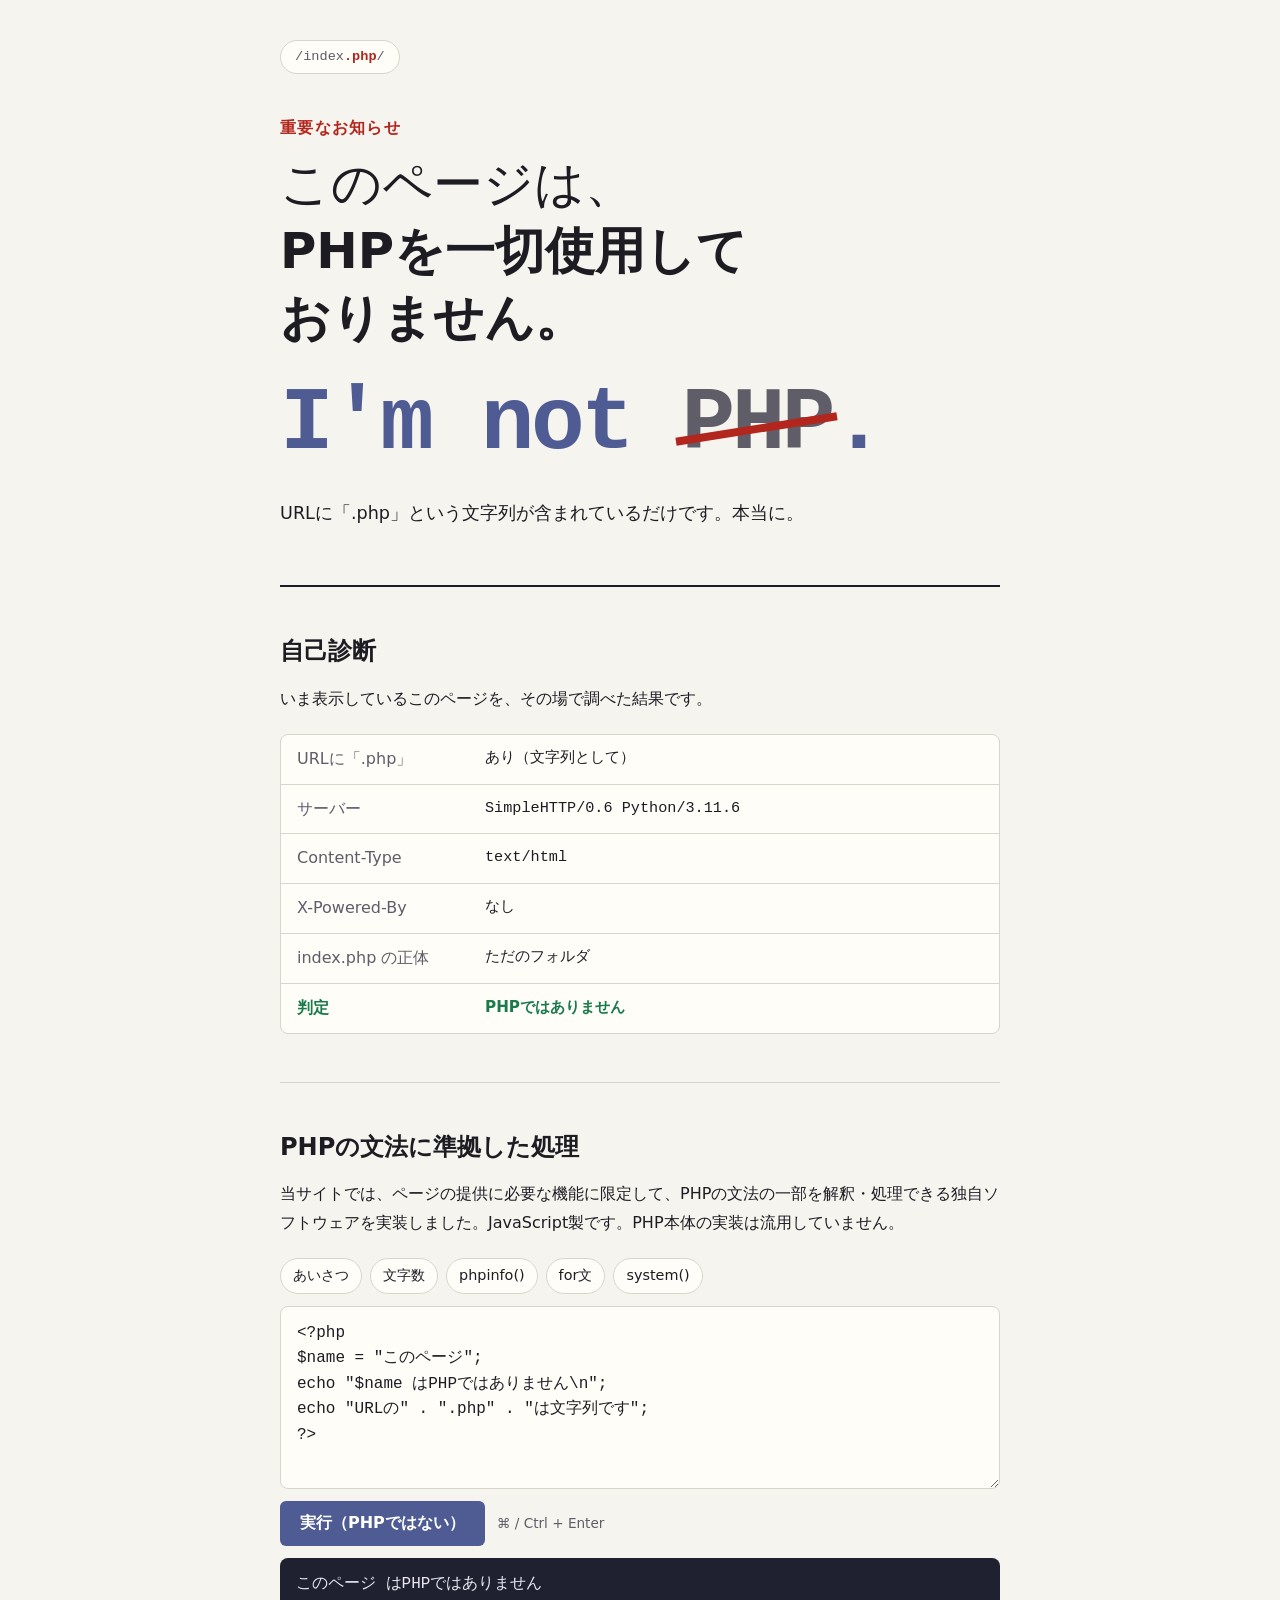
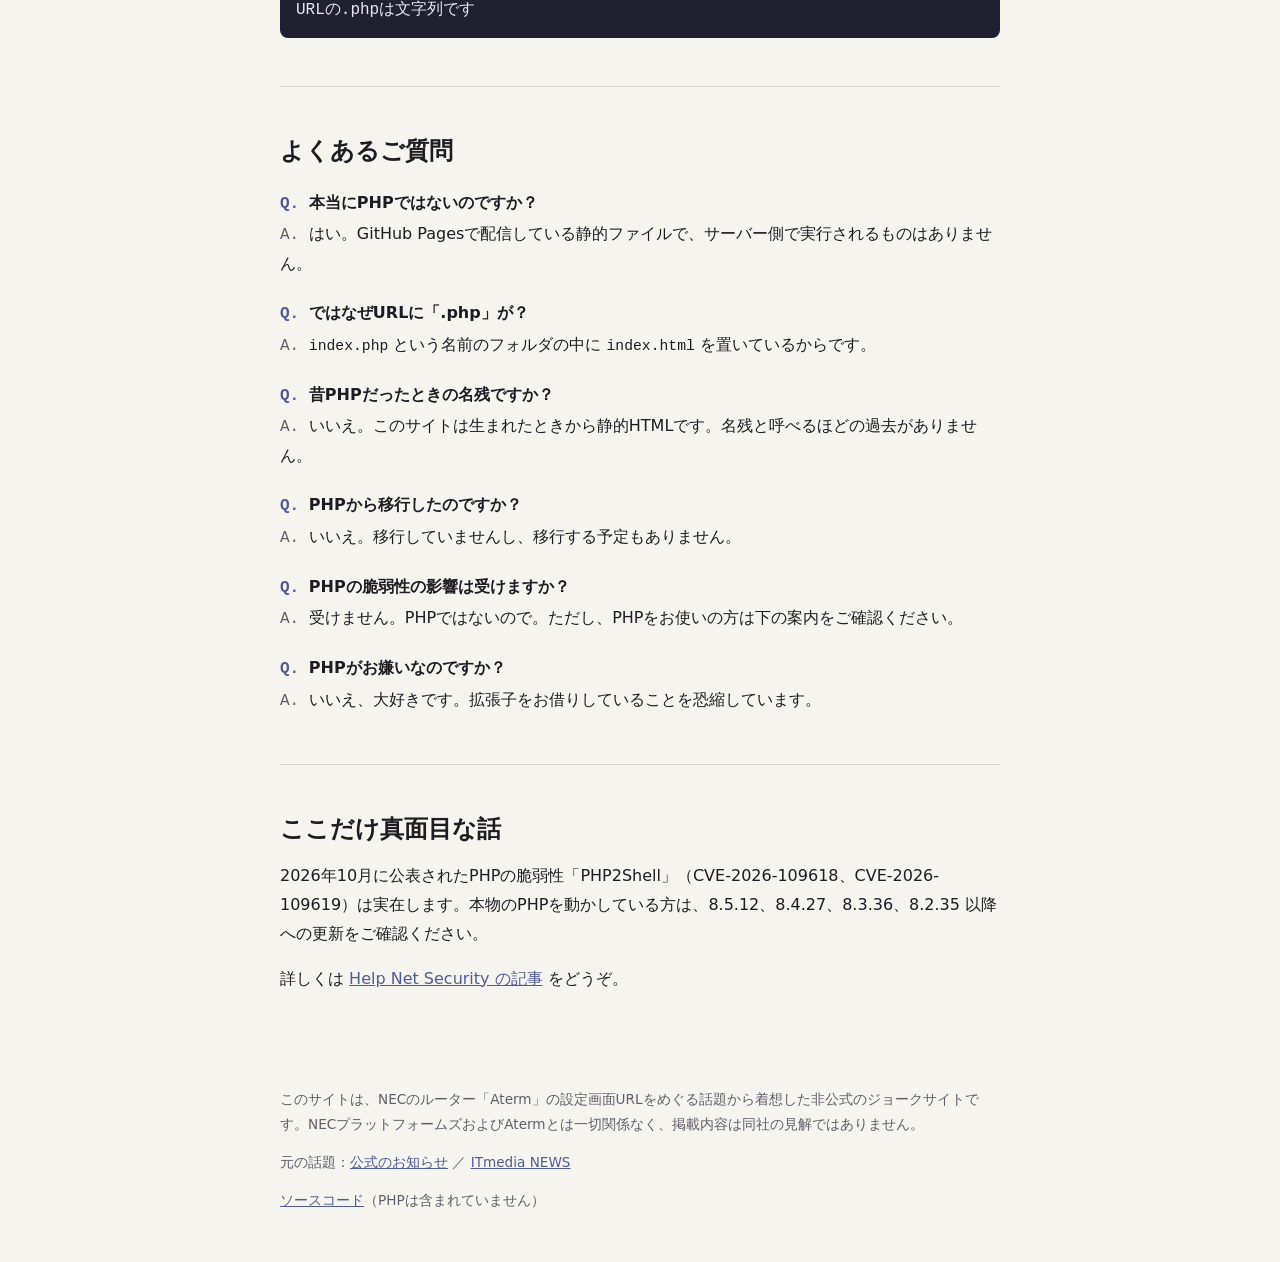
<file: index.html>
<!doctype html>
<html lang="ja">
<head>
<meta charset="utf-8">
<meta name="viewport" content="width=device-width, initial-scale=1">
<title>I'm not PHP.</title>
<meta name="robots" content="noindex">
<link rel="canonical" href="https://blog.seiichirou.jp/imnotphp/index.php/">
<meta http-equiv="refresh" content="0; url=index.php/">
<script>location.replace('index.php/' + location.search + location.hash);</script>
</head>
<body>
<p><a href="index.php/">index.php へ移動します（PHPではありません）</a></p>
</body>
</html>
</file>
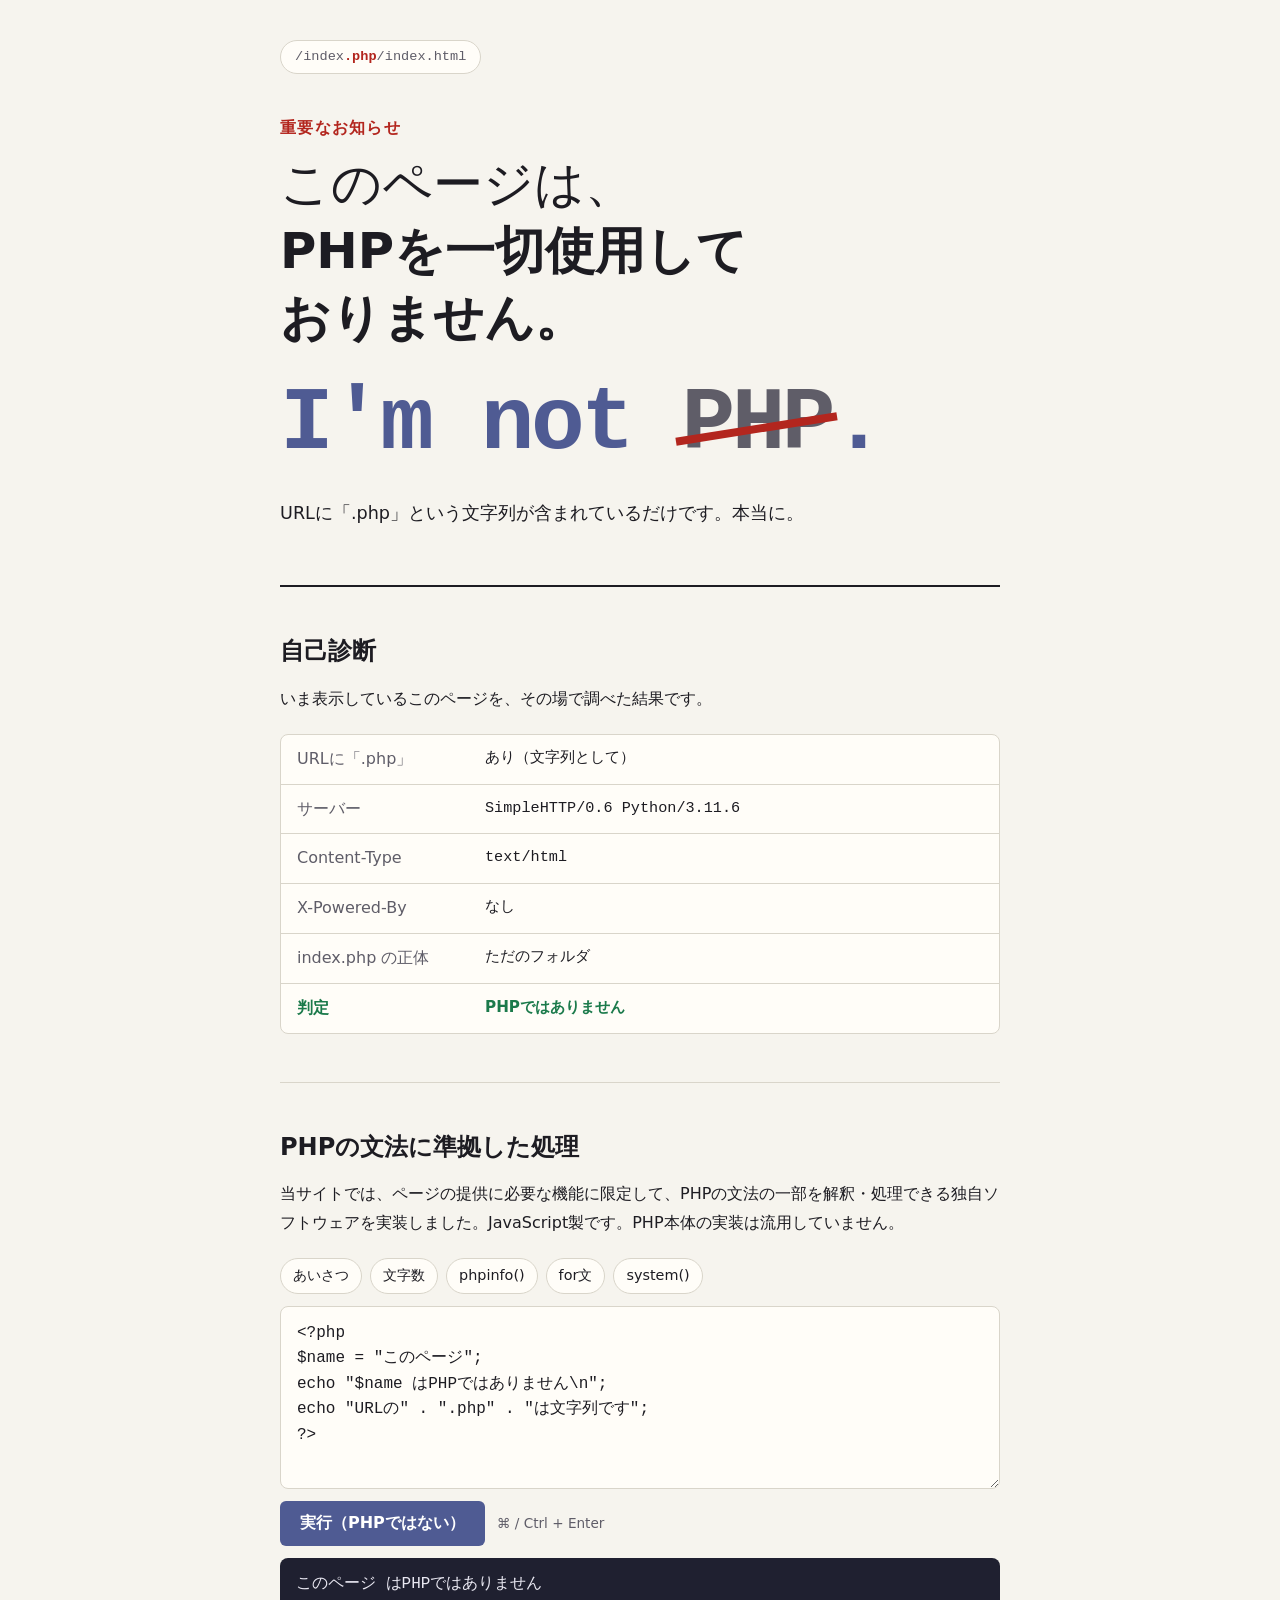
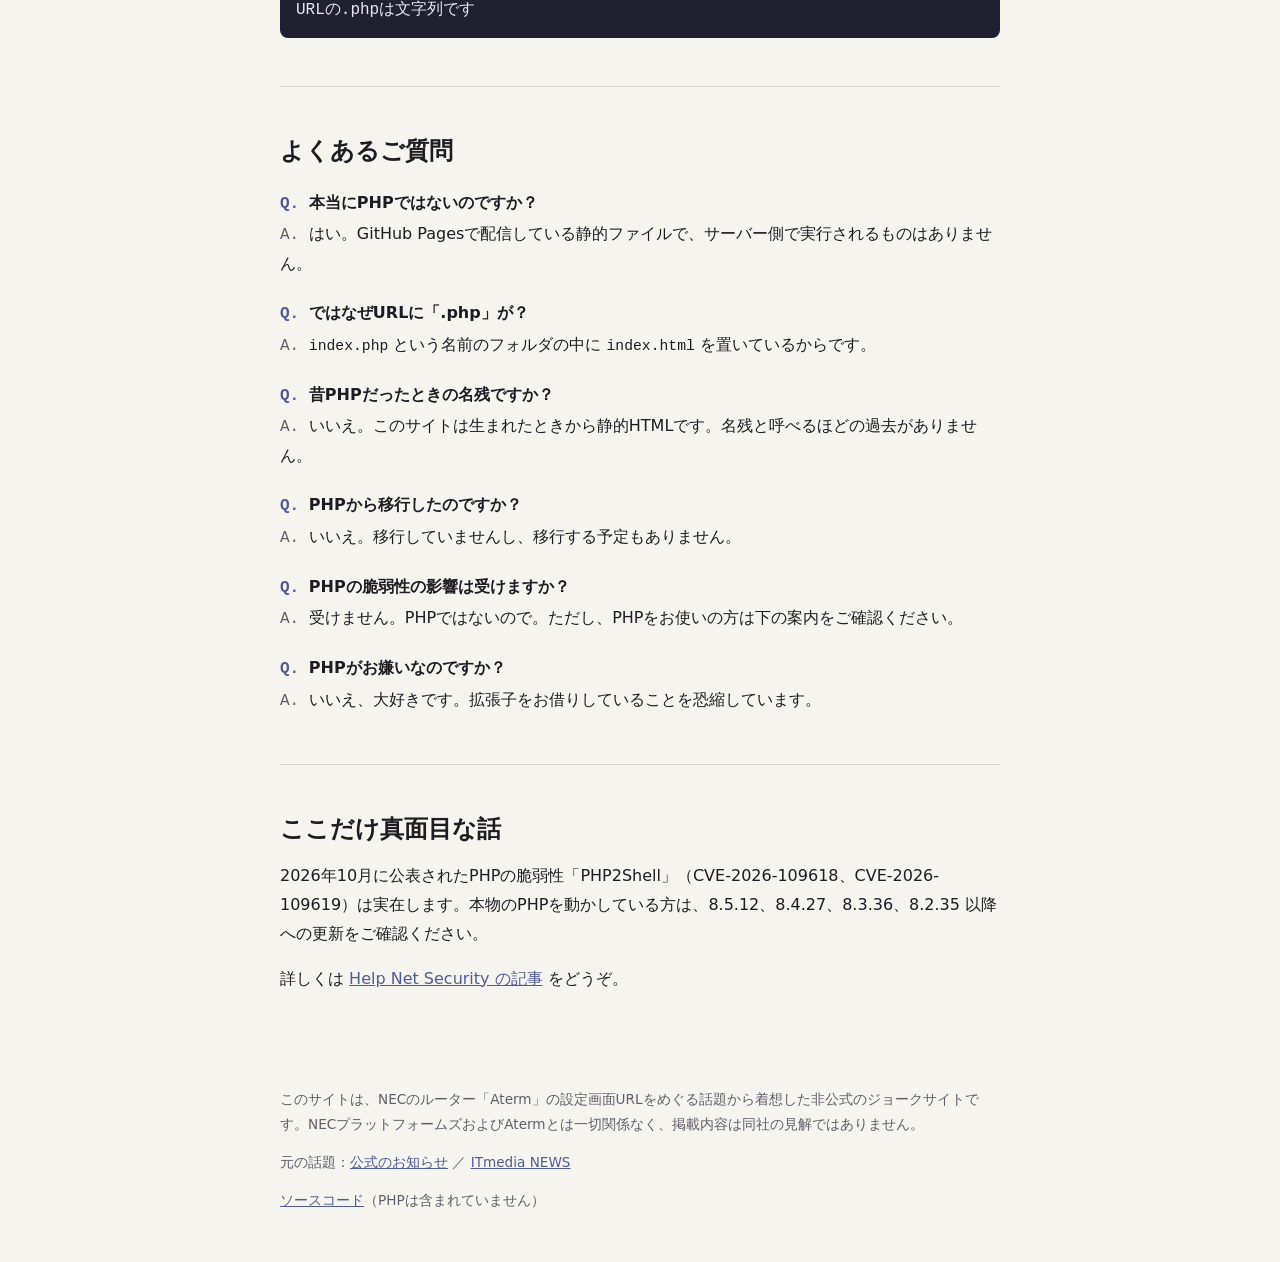
<file: index.php/index.html>
<!doctype html>
<html lang="ja">
<head>
<meta charset="utf-8">
<meta name="viewport" content="width=device-width, initial-scale=1">
<title>I'm not PHP.</title>
<meta name="description" content="URLに .php が付いていますが、このページはPHPを一切使用しておりません。">
<link rel="canonical" href="https://blog.seiichirou.jp/imnotphp/index.php/">
<meta property="og:type" content="website">
<meta property="og:title" content="I'm not PHP.">
<meta property="og:description" content="URLに .php が付いていますが、このページはPHPを一切使用しておりません。">
<meta property="og:url" content="https://blog.seiichirou.jp/imnotphp/index.php/">
<meta property="og:image" content="https://blog.seiichirou.jp/imnotphp/index.php/og.png">
<meta name="twitter:card" content="summary_large_image">
<link rel="icon" href="data:image/svg+xml,%3Csvg xmlns='http://www.w3.org/2000/svg' viewBox='0 0 32 32'%3E%3Crect width='32' height='32' rx='6' fill='%234f5b93'/%3E%3Cpath d='M6 26 26 6' stroke='%23fff' stroke-width='4' stroke-linecap='round'/%3E%3C/svg%3E">
<link rel="stylesheet" href="style.css">
</head>
<body>
<main>
  <header class="hero">
    <p class="address" aria-label="現在のURL"><span id="address">/imnotphp/index.php/</span></p>
    <p class="eyebrow">重要なお知らせ</p>
    <h1>このページは、<br><strong>PHPを一切使用して<wbr>おりません。</strong></h1>
    <p class="big-en" aria-hidden="true">I'm not <span class="struck">PHP</span>.</p>
    <p class="lead">URLに「.php」という文字列が含まれているだけです。本当に。</p>
  </header>

  <section aria-labelledby="diag-title">
    <h2 id="diag-title">自己診断</h2>
    <p>いま表示しているこのページを、その場で調べた結果です。</p>
    <dl class="diag">
      <div><dt>URLに「.php」</dt><dd id="d-url">確認中…</dd></div>
      <div><dt>サーバー</dt><dd id="d-server">確認中…</dd></div>
      <div><dt>Content-Type</dt><dd id="d-type">確認中…</dd></div>
      <div><dt>X-Powered-By</dt><dd id="d-power">確認中…</dd></div>
      <div><dt>index.php の正体</dt><dd>ただのフォルダ</dd></div>
      <div class="verdict"><dt>判定</dt><dd id="d-verdict">確認中…</dd></div>
    </dl>
  </section>

  <section aria-labelledby="play-title">
    <h2 id="play-title">PHPの文法に準拠した処理</h2>
    <p>当サイトでは、ページの提供に必要な機能に限定して、PHPの文法の一部を解釈・処理できる独自ソフトウェアを実装しました。JavaScript製です。PHP本体の実装は流用していません。</p>
    <div class="samples" role="group" aria-label="サンプルコード">
      <button type="button" data-sample="hello">あいさつ</button>
      <button type="button" data-sample="len">文字数</button>
      <button type="button" data-sample="info">phpinfo()</button>
      <button type="button" data-sample="loop">for文</button>
      <button type="button" data-sample="sys">system()</button>
    </div>
    <label class="visually-hidden" for="code">コード</label>
    <textarea id="code" rows="6" spellcheck="false" autocapitalize="off" autocomplete="off"></textarea>
    <div class="run-row">
      <button type="button" id="run" class="primary">実行（PHPではない）</button>
      <span class="hint">⌘ / Ctrl + Enter</span>
    </div>
    <pre id="output" aria-live="polite" tabindex="0"></pre>
  </section>

  <section aria-labelledby="faq-title">
    <h2 id="faq-title">よくあるご質問</h2>
    <dl class="faq">
      <dt>本当にPHPではないのですか？</dt>
      <dd>はい。GitHub Pagesで配信している静的ファイルで、サーバー側で実行されるものはありません。</dd>
      <dt>ではなぜURLに「.php」が？</dt>
      <dd><code>index.php</code> という名前のフォルダの中に <code>index.html</code> を置いているからです。</dd>
      <dt>昔PHPだったときの名残ですか？</dt>
      <dd>いいえ。このサイトは生まれたときから静的HTMLです。名残と呼べるほどの過去がありません。</dd>
      <dt>PHPから移行したのですか？</dt>
      <dd>いいえ。移行していませんし、移行する予定もありません。</dd>
      <dt>PHPの脆弱性の影響は受けますか？</dt>
      <dd>受けません。PHPではないので。ただし、PHPをお使いの方は下の案内をご確認ください。</dd>
      <dt>PHPがお嫌いなのですか？</dt>
      <dd>いいえ、大好きです。拡張子をお借りしていることを恐縮しています。</dd>
    </dl>
  </section>

  <section class="serious" aria-labelledby="serious-title">
    <h2 id="serious-title">ここだけ真面目な話</h2>
    <p>2026年10月に公表されたPHPの脆弱性「PHP2Shell」（CVE-2026-109618、CVE-2026-109619）は実在します。本物のPHPを動かしている方は、8.5.12、8.4.27、8.3.36、8.2.35 以降への更新をご確認ください。</p>
    <p>詳しくは <a href="https://www.helpnetsecurity.com/2026/10/21/php2shell-php-vulnerabilities-patched-cve-2026-109618-cve-2026-109619/">Help Net Security の記事</a> をどうぞ。</p>
  </section>
</main>

<footer>
  <p>このサイトは、NECのルーター「Aterm」の設定画面URLをめぐる話題から着想した非公式のジョークサイトです。NECプラットフォームズおよびAtermとは一切関係なく、掲載内容は同社の見解ではありません。</p>
  <p>元の話題：<a href="https://www.aterm.jp/product/atermstation/info/2026/info1026.html">公式のお知らせ</a> ／ <a href="https://www.itmedia.co.jp/news/article/2611/04/2000002847/">ITmedia NEWS</a></p>
  <p><a href="https://github.com/seiichi3141/imnotphp">ソースコード</a>（PHPは含まれていません）</p>
</footer>
<script src="app.js"></script>
</body>
</html>
</file>
<file: index.php/style.css>
:root {
  --bg: #f6f4ee; --panel: #fffdf8; --ink: #1d1c22; --muted: #5f5d68;
  --line: #d9d5ca; --accent: #4f5b93; --accent-ink: #ffffff; --alert: #b3261e;
  --code-bg: #1f2030; --code-ink: #e9e8f2; --ok: #1b7a4b;
  --mono: ui-monospace, SFMono-Regular, Menlo, Consolas, "Hiragino Kaku Gothic ProN", monospace;
}
@media (prefers-color-scheme: dark) {
  :root {
    --bg: #15151c; --panel: #1e1e28; --ink: #ecebf3; --muted: #a5a3b2;
    --line: #34343f; --accent: #a4aee0; --accent-ink: #15151c; --alert: #ff8a80;
    --code-bg: #0f0f15; --code-ink: #e9e8f2; --ok: #6fd6a3;
  }
}
* { box-sizing: border-box; }
html { -webkit-text-size-adjust: 100%; }
body {
  margin: 0; background: var(--bg); color: var(--ink);
  font-family: system-ui, -apple-system, "Hiragino Sans", "Noto Sans JP", "Yu Gothic UI", sans-serif;
  line-height: 1.8; overflow-wrap: anywhere;
}
main, footer { width: min(760px, 100%); margin: 0 auto; padding: 0 20px; }
a { color: var(--accent); }
code { font-family: var(--mono); font-size: .92em; }
button { font: inherit; cursor: pointer; }
:focus-visible { outline: 3px solid var(--accent); outline-offset: 2px; }
.visually-hidden { position: absolute; width: 1px; height: 1px; overflow: hidden; clip-path: inset(50%); white-space: nowrap; }

.hero { padding: 40px 0 56px; border-bottom: 2px solid var(--ink); }
.address {
  display: inline-block; max-width: 100%; margin: 0 0 40px; padding: 4px 14px;
  background: var(--panel); border: 1px solid var(--line); border-radius: 999px;
  font-family: var(--mono); font-size: .85rem; color: var(--muted);
}
.address mark { background: none; color: var(--alert); font-weight: 700; }
.eyebrow { margin: 0 0 8px; color: var(--alert); font-weight: 700; letter-spacing: .08em; }
h1 { margin: 0; font-size: clamp(1.9rem, 7vw, 3.1rem); line-height: 1.35; font-weight: 500; word-break: keep-all; overflow-wrap: anywhere; }
h1 strong { font-weight: 800; }
.big-en {
  margin: 28px 0 0; font-family: var(--mono); font-weight: 700; line-height: 1;
  font-size: clamp(2.6rem, 13vw, 5.6rem); letter-spacing: -.04em; color: var(--accent);
}
.struck { position: relative; display: inline-block; color: var(--muted); }
.struck::after {
  content: ""; position: absolute; left: -4%; right: -4%; top: 50%;
  height: .09em; background: var(--alert); transform: rotate(-9deg);
}
.lead { margin: 28px 0 0; font-size: 1.1rem; }

section { padding: 48px 0; border-bottom: 1px solid var(--line); }
h2 { margin: 0 0 12px; font-size: 1.5rem; line-height: 1.4; }

.diag { margin: 20px 0 0; background: var(--panel); border: 1px solid var(--line); border-radius: 8px; }
.diag div { display: grid; grid-template-columns: 11em 1fr; gap: 12px; padding: 10px 16px; border-top: 1px solid var(--line); }
.diag div:first-child { border-top: 0; }
.diag dt { color: var(--muted); }
.diag dd { margin: 0; font-family: var(--mono); font-size: .95rem; }
.diag .verdict dt, .diag .verdict dd { color: var(--ok); font-weight: 700; font-family: inherit; }

.samples { display: flex; flex-wrap: wrap; gap: 8px; margin: 20px 0 12px; }
.samples button {
  padding: 4px 12px; color: var(--ink); background: var(--panel);
  border: 1px solid var(--line); border-radius: 999px; font-size: .9rem;
}
.samples button:hover { border-color: var(--accent); }
textarea, pre {
  display: block; width: 100%; margin: 0; padding: 14px 16px; border-radius: 8px;
  font-family: var(--mono); font-size: 16px; line-height: 1.6;
}
textarea { resize: vertical; color: var(--ink); background: var(--panel); border: 1px solid var(--line); }
pre { min-height: 5em; white-space: pre-wrap; color: var(--code-ink); background: var(--code-bg); }
pre .err { color: #ffb4a9; }
.run-row { display: flex; align-items: center; gap: 12px; margin: 12px 0; }
.primary { padding: 8px 20px; color: var(--accent-ink); background: var(--accent); border: 0; border-radius: 6px; font-weight: 700; }
.hint { color: var(--muted); font-size: .85rem; }

.faq { margin: 20px 0 0; }
.faq dt { margin-top: 20px; font-weight: 700; }
.faq dt::before { content: "Q. "; color: var(--accent); font-family: var(--mono); }
.faq dd { margin: 2px 0 0; }
.faq dd::before { content: "A. "; color: var(--muted); font-family: var(--mono); }

.serious { border-bottom: 0; }
footer { padding-top: 16px; padding-bottom: 48px; color: var(--muted); font-size: .85rem; }

@media (max-width: 520px) {
  .diag div { grid-template-columns: 1fr; gap: 0; }
}
</file>
